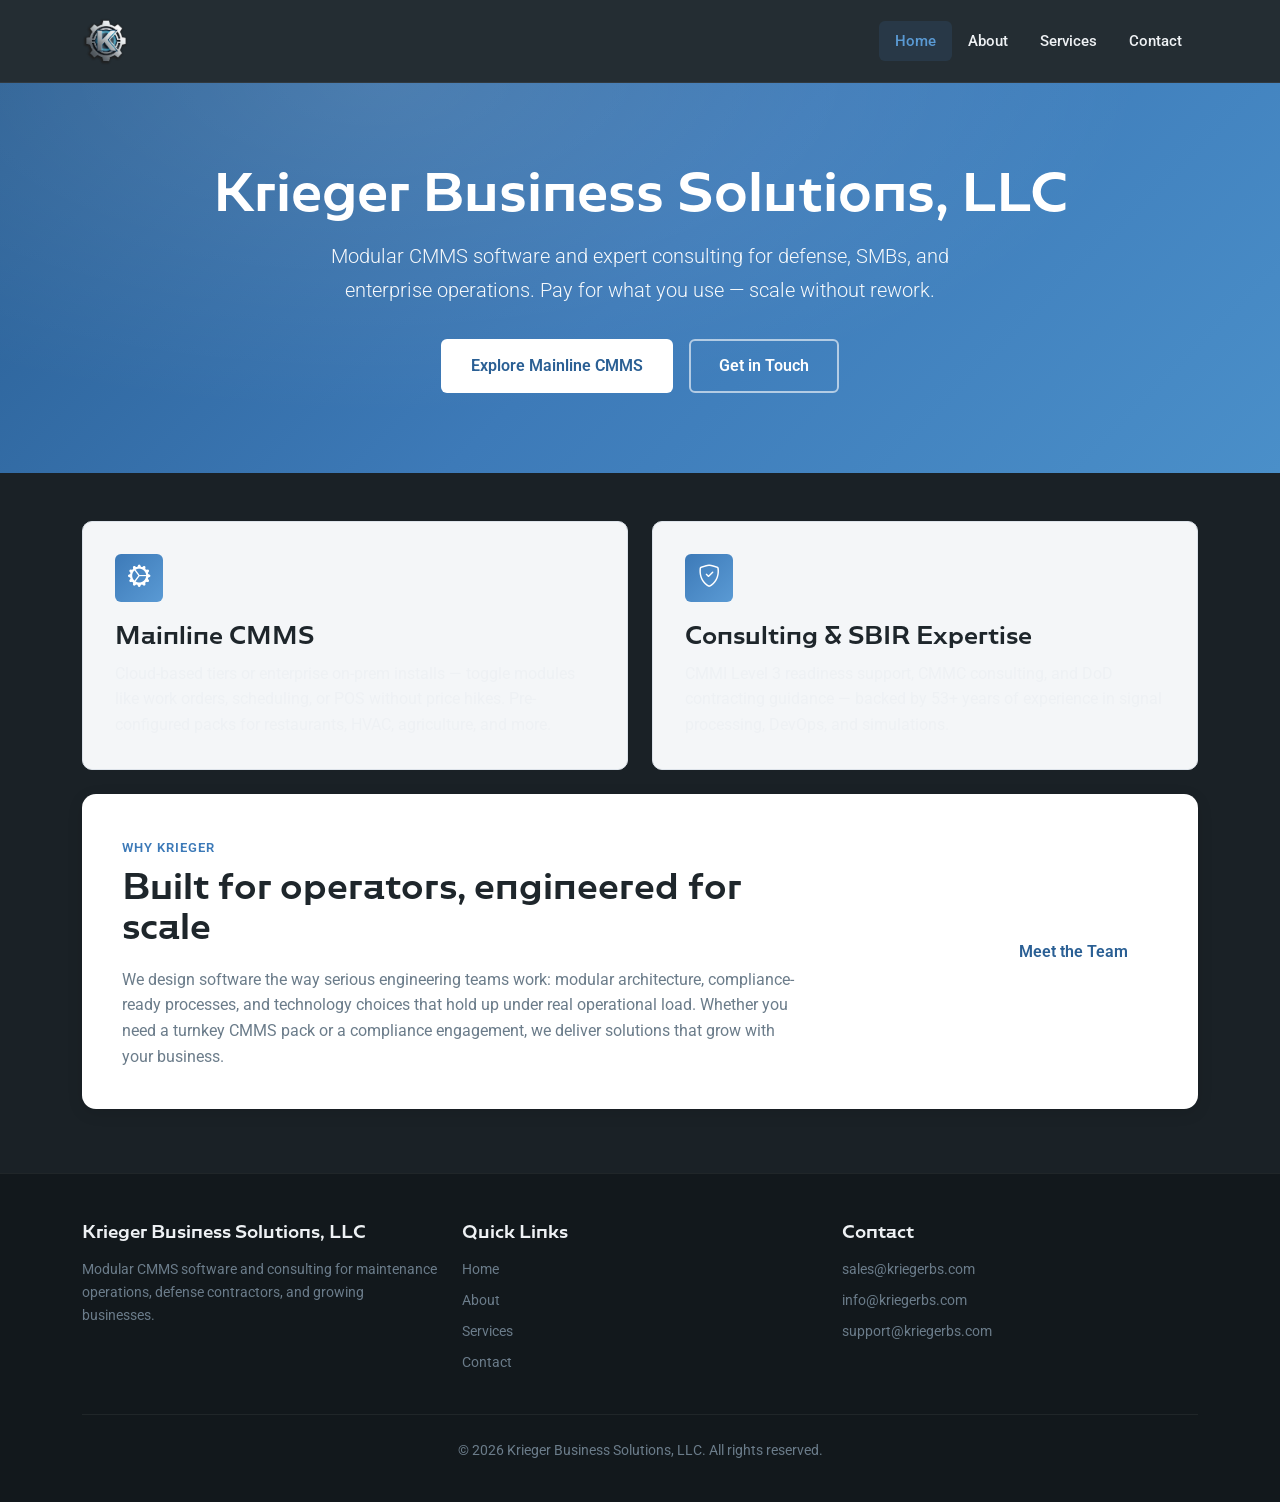
<file: index.html>
<!DOCTYPE html>
<html lang="en">
<head>
    <meta charset="UTF-8">
    <meta name="viewport" content="width=device-width, initial-scale=1.0">
    <meta name="description" content="Krieger Business Solutions, LLC — modular CMMS software and expert consulting for defense contractors, SMBs, and enterprise maintenance operations.">
    <title>Krieger Business Solutions, LLC — Modular CMMS &amp; Consulting</title>
    <link rel="icon" href="images/KLogoOnly.png" type="image/png">
    <link rel="preconnect" href="https://fonts.googleapis.com">
    <link rel="preconnect" href="https://fonts.gstatic.com" crossorigin>
    <link href="https://fonts.googleapis.com/css2?family=Roboto:wght@400;500;700&display=swap" rel="stylesheet">
    <link href="https://cdn.jsdelivr.net/npm/bootstrap@5.3.3/dist/css/bootstrap.min.css" rel="stylesheet" integrity="sha384-QWTKZyjpPEjISv5WaRU9OFeRpok6YctnYmDr5pNlyT2bRjXh0JMhjY6hW+ALEwIH" crossorigin="anonymous">
    <link href="https://cdn.jsdelivr.net/npm/bootstrap-icons@1.11.3/font/bootstrap-icons.min.css" rel="stylesheet">
    <link href="assets/css/main.css" rel="stylesheet">
</head>
<body>
    <a class="skip-link" href="#main-content">Skip to content</a>

    <header class="site-header">
        <nav class="navbar navbar-expand-lg navbar-dark" aria-label="Main navigation">
            <div class="container">
                <a class="navbar-brand" href="index.html">
                    <img src="images/KLogoOnly.png" alt="Krieger Business Solutions, LLC" width="150" height="48">
                </a>
                <button class="navbar-toggler" type="button" data-bs-toggle="collapse" data-bs-target="#navbarNav" aria-controls="navbarNav" aria-expanded="false" aria-label="Toggle navigation">
                    <span class="navbar-toggler-icon"></span>
                </button>
                <div class="collapse navbar-collapse" id="navbarNav">
                    <ul class="navbar-nav ms-auto">
                        <li class="nav-item"><a class="nav-link active" href="index.html" aria-current="page">Home</a></li>
                        <li class="nav-item"><a class="nav-link" href="about.html">About</a></li>
                        <li class="nav-item"><a class="nav-link" href="services.html">Services</a></li>
                        <li class="nav-item"><a class="nav-link" href="contact.html">Contact</a></li>
                    </ul>
                </div>
            </div>
        </nav>
    </header>

    <section class="hero">
        <div class="container">
            <h1>Krieger Business Solutions, LLC</h1>
            <p class="lead">Modular CMMS software and expert consulting for defense, SMBs, and enterprise operations. Pay for what you use — scale without rework.</p>
            <div class="d-flex flex-wrap gap-3 justify-content-center">
                <a href="services.html" class="btn-primary-custom">Explore Mainline CMMS</a>
                <a href="contact.html" class="btn-outline-custom">Get in Touch</a>
            </div>
        </div>
    </section>

    <main id="main-content" class="page-main">
        <div class="container">
            <div class="row g-4">
                <div class="col-md-6">
                    <div class="feature-card">
                        <div class="feature-icon" aria-hidden="true"><i class="bi bi-gear-wide-connected"></i></div>
                        <h3>Mainline CMMS</h3>
                        <p>Cloud-based tiers or enterprise on-prem installs — toggle modules like work orders, scheduling, or POS without price hikes. Pre-configured packs for restaurants, HVAC, agriculture, and more.</p>
                    </div>
                </div>
                <div class="col-md-6">
                    <div class="feature-card">
                        <div class="feature-icon" aria-hidden="true"><i class="bi bi-shield-check"></i></div>
                        <h3>Consulting &amp; SBIR Expertise</h3>
                        <p>CMMI Level 3 readiness support, CMMC consulting, and DoD contracting guidance — backed by 53+ years of experience in signal processing, DevOps, and simulations.</p>
                    </div>
                </div>
            </div>

            <div class="content-section mt-4">
                <div class="row align-items-center">
                    <div class="col-lg-8">
                        <span class="section-label">Why Krieger</span>
                        <h2>Built for operators, engineered for scale</h2>
                        <p>We design software the way serious engineering teams work: modular architecture, compliance-ready processes, and technology choices that hold up under real operational load. Whether you need a turnkey CMMS pack or a compliance engagement, we deliver solutions that grow with your business.</p>
                    </div>
                    <div class="col-lg-4 mt-4 mt-lg-0 text-lg-end">
                        <a href="about.html" class="btn-primary-custom">Meet the Team</a>
                    </div>
                </div>
            </div>
        </div>
    </main>

    <footer class="site-footer">
        <div class="container">
            <div class="row g-4">
                <div class="col-md-4">
                    <h3>Krieger Business Solutions, LLC</h3>
                    <p>Modular CMMS software and consulting for maintenance operations, defense contractors, and growing businesses.</p>
                </div>
                <div class="col-md-4">
                    <h3>Quick Links</h3>
                    <ul>
                        <li><a href="index.html">Home</a></li>
                        <li><a href="about.html">About</a></li>
                        <li><a href="services.html">Services</a></li>
                        <li><a href="contact.html">Contact</a></li>
                    </ul>
                </div>
                <div class="col-md-4">
                    <h3>Contact</h3>
                    <ul>
                        <li><a href="mailto:sales@kriegerbs.com">sales@kriegerbs.com</a></li>
                        <li><a href="mailto:info@kriegerbs.com">info@kriegerbs.com</a></li>
                        <li><a href="mailto:support@kriegerbs.com">support@kriegerbs.com</a></li>
                    </ul>
                </div>
            </div>
            <div class="footer-bottom">
                <p>&copy; 2026 Krieger Business Solutions, LLC. All rights reserved.</p>
            </div>
        </div>
    </footer>

    <script src="https://cdn.jsdelivr.net/npm/bootstrap@5.3.3/dist/js/bootstrap.bundle.min.js" integrity="sha384-YvpcrYf0tY3lHB60NNkmXc5s9fDVZLESaAA55NDzOxhy9GkcIdslK1eN7N6jIeHz" crossorigin="anonymous"></script>
    <script src="assets/js/main.js"></script>
</body>
</html>
</file>
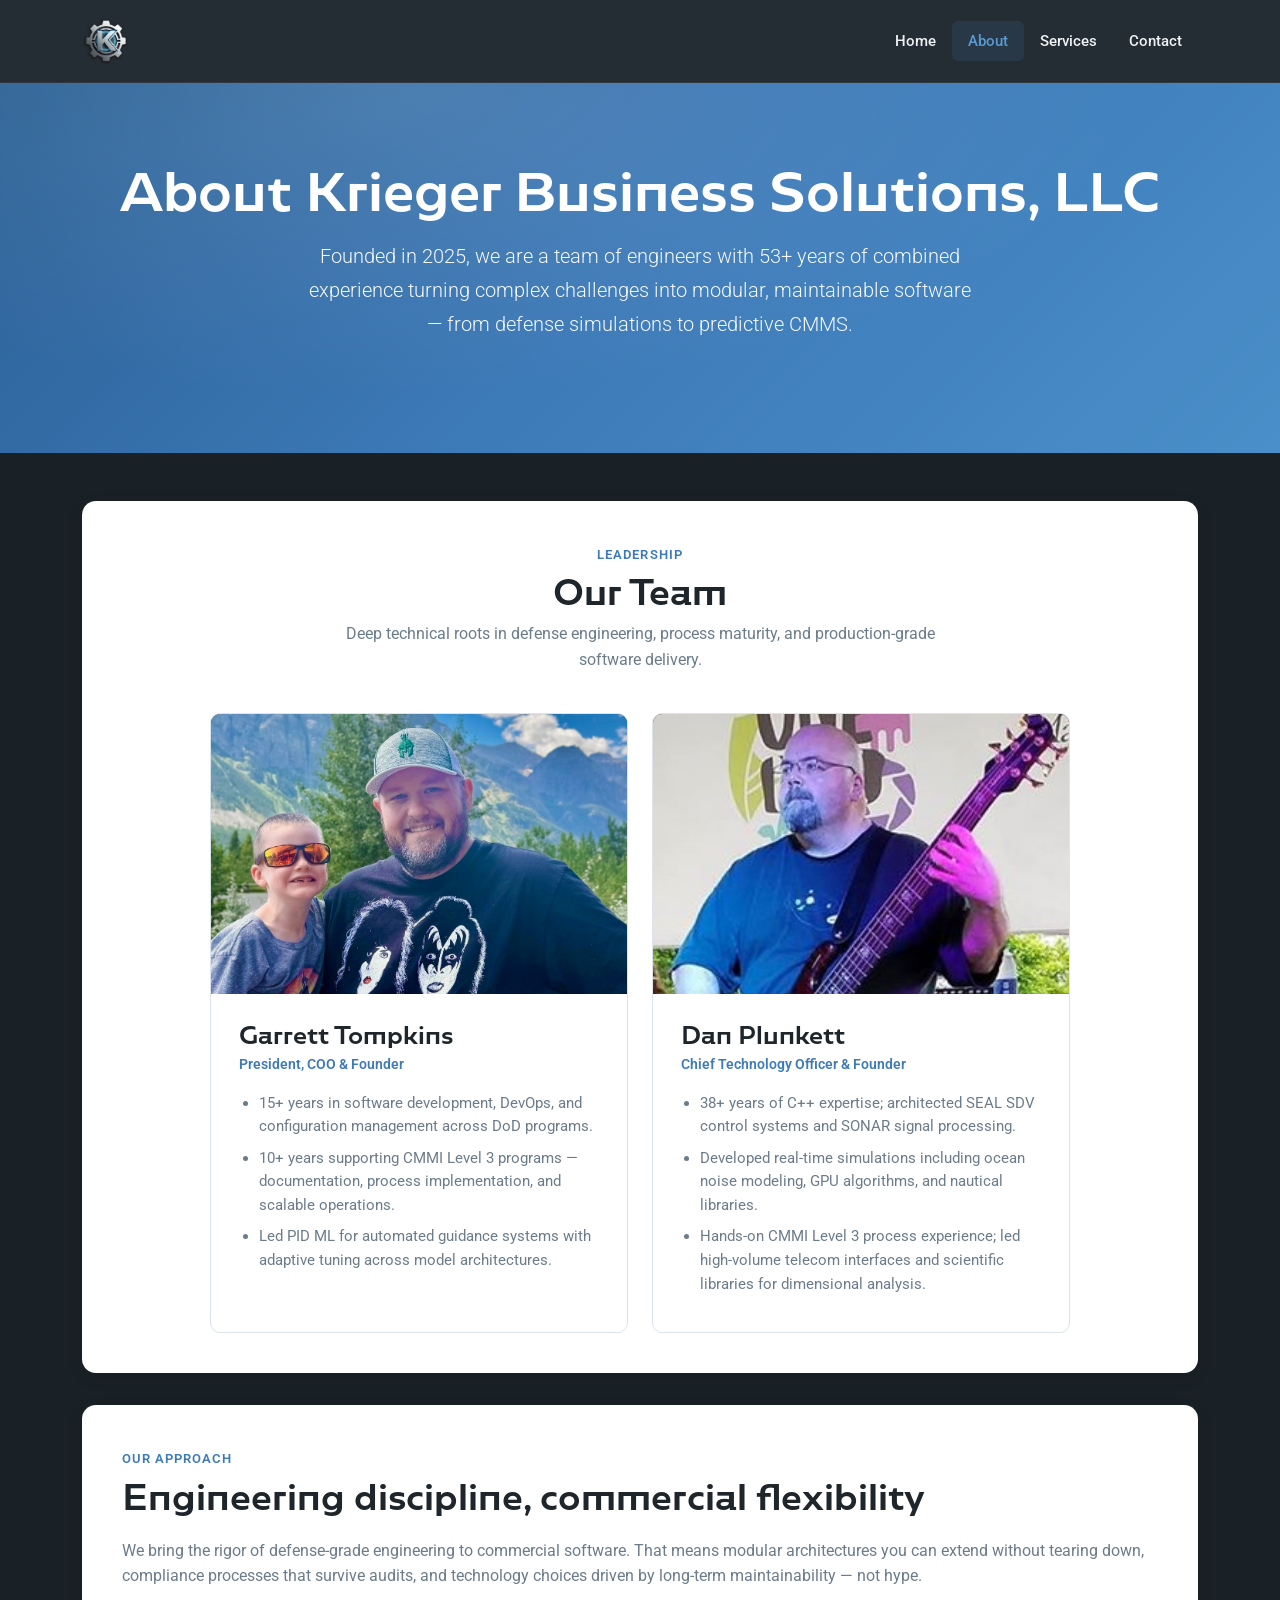
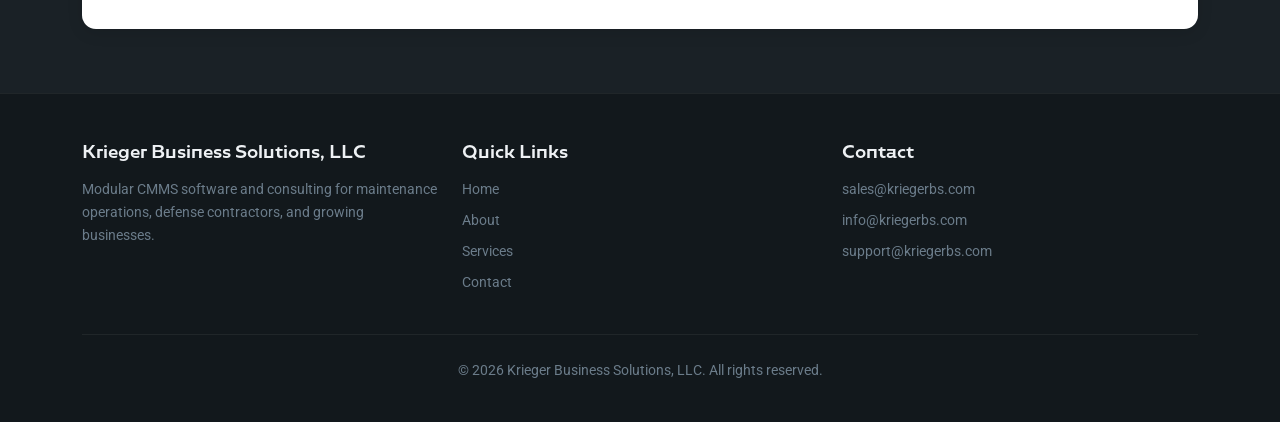
<file: about.html>
<!DOCTYPE html>
<html lang="en">
<head>
    <meta charset="UTF-8">
    <meta name="viewport" content="width=device-width, initial-scale=1.0">
    <meta name="description" content="Meet the Krieger Business Solutions, LLC team — engineers with 53+ years of combined experience in defense systems, CMMS, and enterprise software.">
    <title>About — Krieger Business Solutions, LLC</title>
    <link rel="icon" href="images/KLogoOnly.png" type="image/png">
    <link rel="preconnect" href="https://fonts.googleapis.com">
    <link rel="preconnect" href="https://fonts.gstatic.com" crossorigin>
    <link href="https://fonts.googleapis.com/css2?family=Roboto:wght@400;500;700&display=swap" rel="stylesheet">
    <link href="https://cdn.jsdelivr.net/npm/bootstrap@5.3.3/dist/css/bootstrap.min.css" rel="stylesheet" integrity="sha384-QWTKZyjpPEjISv5WaRU9OFeRpok6YctnYmDr5pNlyT2bRjXh0JMhjY6hW+ALEwIH" crossorigin="anonymous">
    <link href="https://cdn.jsdelivr.net/npm/bootstrap-icons@1.11.3/font/bootstrap-icons.min.css" rel="stylesheet">
    <link href="assets/css/main.css" rel="stylesheet">
</head>
<body>
    <a class="skip-link" href="#main-content">Skip to content</a>

    <header class="site-header">
        <nav class="navbar navbar-expand-lg navbar-dark" aria-label="Main navigation">
            <div class="container">
                <a class="navbar-brand" href="index.html">
                    <img src="images/KLogoOnly.png" alt="Krieger Business Solutions, LLC" width="150" height="48">
                </a>
                <button class="navbar-toggler" type="button" data-bs-toggle="collapse" data-bs-target="#navbarNav" aria-controls="navbarNav" aria-expanded="false" aria-label="Toggle navigation">
                    <span class="navbar-toggler-icon"></span>
                </button>
                <div class="collapse navbar-collapse" id="navbarNav">
                    <ul class="navbar-nav ms-auto">
                        <li class="nav-item"><a class="nav-link" href="index.html">Home</a></li>
                        <li class="nav-item"><a class="nav-link active" href="about.html" aria-current="page">About</a></li>
                        <li class="nav-item"><a class="nav-link" href="services.html">Services</a></li>
                        <li class="nav-item"><a class="nav-link" href="contact.html">Contact</a></li>
                    </ul>
                </div>
            </div>
        </nav>
    </header>

    <section class="hero">
        <div class="container">
            <h1>About Krieger Business Solutions, LLC</h1>
            <p class="lead">Founded in 2025, we are a team of engineers with 53+ years of combined experience turning complex challenges into modular, maintainable software — from defense simulations to predictive CMMS.</p>
        </div>
    </section>

    <main id="main-content" class="page-main">
        <div class="container">
            <div class="content-section">
                <div class="divider-heading">
                    <span class="section-label">Leadership</span>
                    <h2>Our Team</h2>
                    <p>Deep technical roots in defense engineering, process maturity, and production-grade software delivery.</p>
                </div>
                <div class="row g-4 justify-content-center">
                    <div class="col-md-6 col-lg-5">
                        <article class="team-card">
                            <div class="team-avatar">
                                <span class="team-initials" aria-hidden="true">GT</span>
                                <!-- Headshot: add images/garrett.png (recommended ~400×400, square crop) -->
                                <img src="images/garrett.png" alt="Garrett Tompkins" class="team-photo" width="400" height="400">
                            </div>
                            <div class="card-body">
                                <h3 class="card-title">Garrett Tompkins</h3>
                                <p class="card-subtitle">President, COO &amp; Founder</p>
                                <ul>
                                    <li>15+ years in software development, DevOps, and configuration management across DoD programs.</li>
                                    <li>10+ years supporting CMMI Level 3 programs — documentation, process implementation, and scalable operations.</li>
                                    <li>Led PID ML for automated guidance systems with adaptive tuning across model architectures.</li>
                                </ul>
                            </div>
                        </article>
                    </div>
                    <div class="col-md-6 col-lg-5">
                        <article class="team-card">
                            <div class="team-avatar">
                                <span class="team-initials" aria-hidden="true">DP</span>
                                <!-- Headshot: add images/dan.png (recommended ~400×400, square crop) -->
                                <img src="images/dan.png" alt="Dan Plunkett" class="team-photo" width="400" height="400">
                            </div>
                            <div class="card-body">
                                <h3 class="card-title">Dan Plunkett</h3>
                                <p class="card-subtitle">Chief Technology Officer &amp; Founder</p>
                                <ul>
                                    <li>38+ years of C++ expertise; architected SEAL SDV control systems and SONAR signal processing.</li>
                                    <li>Developed real-time simulations including ocean noise modeling, GPU algorithms, and nautical libraries.</li>
                                    <li>Hands-on CMMI Level 3 process experience; led high-volume telecom interfaces and scientific libraries for dimensional analysis.</li>
                                </ul>
                            </div>
                        </article>
                    </div>
                </div>
            </div>

            <div class="content-section">
                <span class="section-label">Our Approach</span>
                <h2>Engineering discipline, commercial flexibility</h2>
                <p>We bring the rigor of defense-grade engineering to commercial software. That means modular architectures you can extend without tearing down, compliance processes that survive audits, and technology choices driven by long-term maintainability — not hype.</p>
            </div>
        </div>
    </main>

    <footer class="site-footer">
        <div class="container">
            <div class="row g-4">
                <div class="col-md-4">
                    <h3>Krieger Business Solutions, LLC</h3>
                    <p>Modular CMMS software and consulting for maintenance operations, defense contractors, and growing businesses.</p>
                </div>
                <div class="col-md-4">
                    <h3>Quick Links</h3>
                    <ul>
                        <li><a href="index.html">Home</a></li>
                        <li><a href="about.html">About</a></li>
                        <li><a href="services.html">Services</a></li>
                        <li><a href="contact.html">Contact</a></li>
                    </ul>
                </div>
                <div class="col-md-4">
                    <h3>Contact</h3>
                    <ul>
                        <li><a href="mailto:sales@kriegerbs.com">sales@kriegerbs.com</a></li>
                        <li><a href="mailto:info@kriegerbs.com">info@kriegerbs.com</a></li>
                        <li><a href="mailto:support@kriegerbs.com">support@kriegerbs.com</a></li>
                    </ul>
                </div>
            </div>
            <div class="footer-bottom">
                <p>&copy; 2026 Krieger Business Solutions, LLC. All rights reserved.</p>
            </div>
        </div>
    </footer>

    <script src="https://cdn.jsdelivr.net/npm/bootstrap@5.3.3/dist/js/bootstrap.bundle.min.js" integrity="sha384-YvpcrYf0tY3lHB60NNkmXc5s9fDVZLESaAA55NDzOxhy9GkcIdslK1eN7N6jIeHz" crossorigin="anonymous"></script>
    <script src="assets/js/main.js"></script>
</body>
</html>
</file>
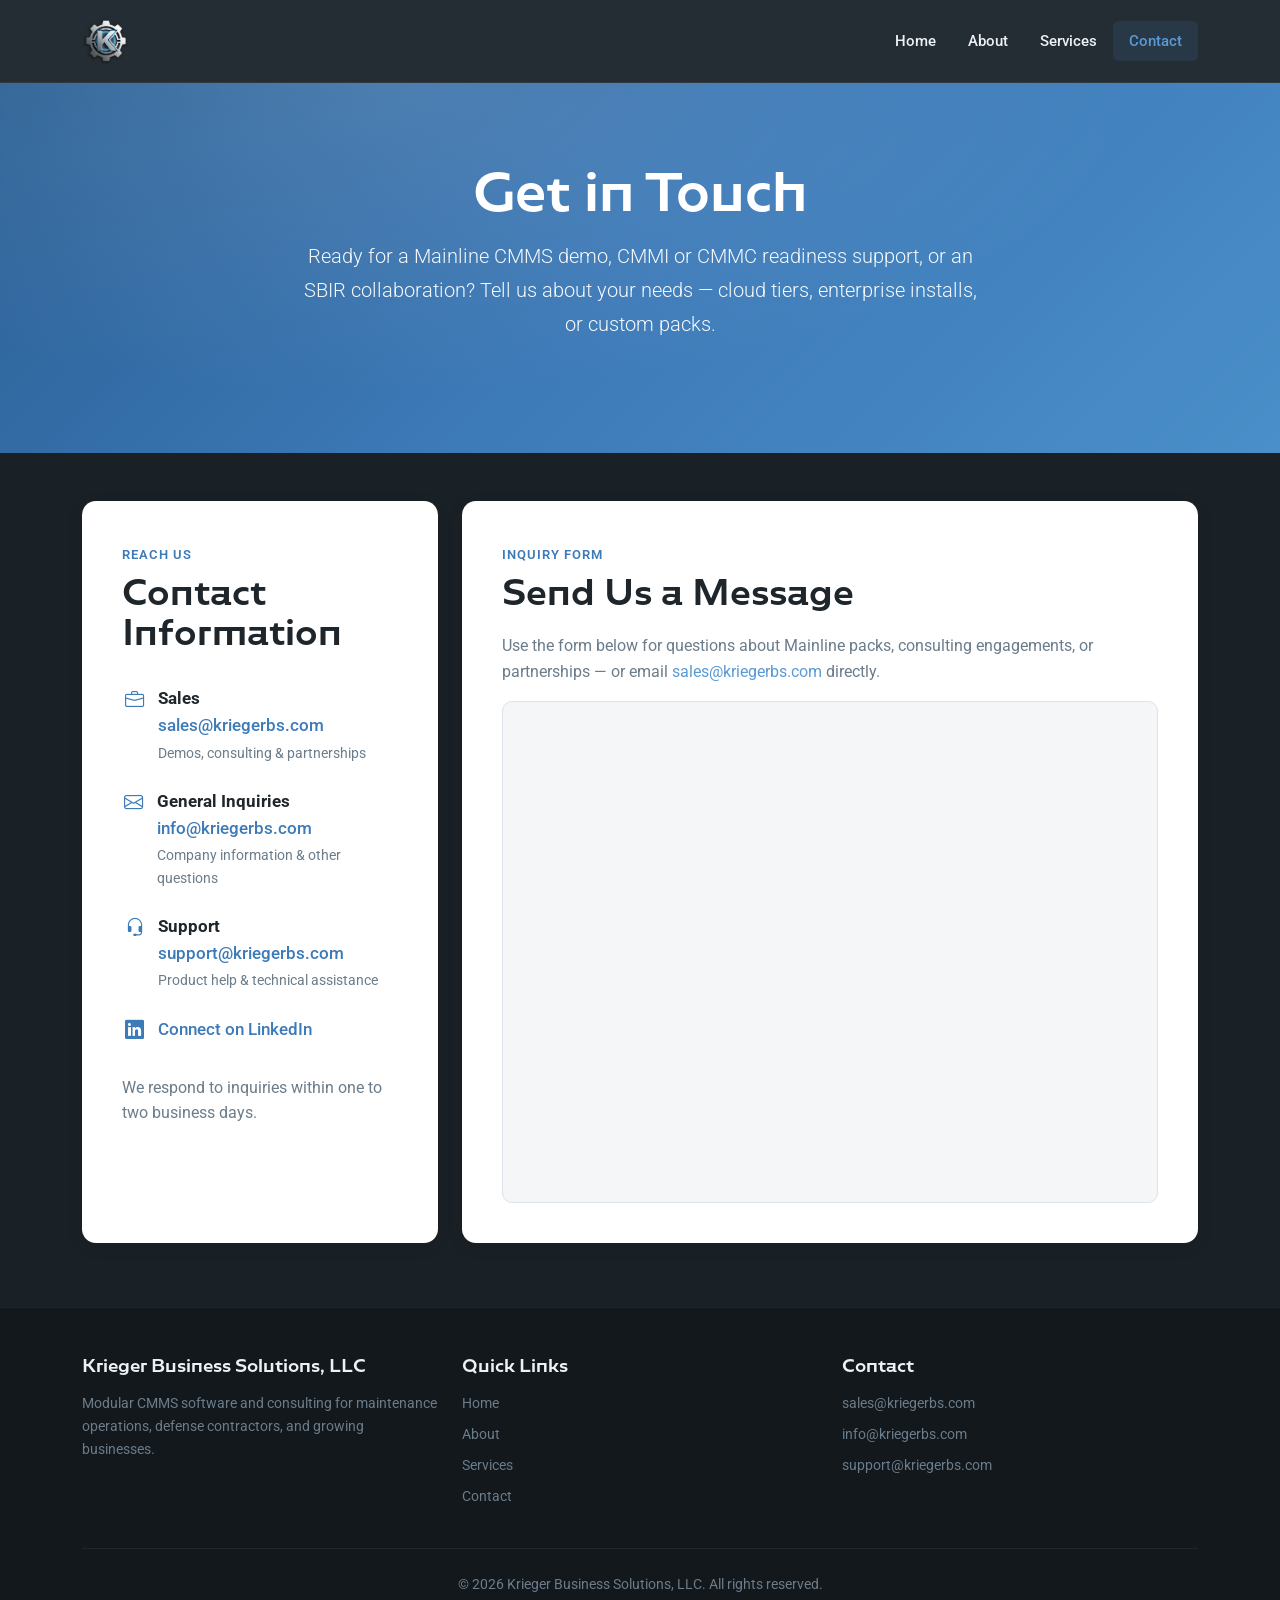
<file: contact.html>
<!DOCTYPE html>
<html lang="en">
<head>
    <meta charset="UTF-8">
    <meta name="viewport" content="width=device-width, initial-scale=1.0">
    <meta name="description" content="Contact Krieger Business Solutions, LLC for Mainline CMMS demos, CMMI and CMMC readiness consulting, SBIR collaborations, and general inquiries.">
    <title>Contact — Krieger Business Solutions, LLC</title>
    <link rel="icon" href="images/KLogoOnly.png" type="image/png">
    <link rel="preconnect" href="https://fonts.googleapis.com">
    <link rel="preconnect" href="https://fonts.gstatic.com" crossorigin>
    <link href="https://fonts.googleapis.com/css2?family=Roboto:wght@400;500;700&display=swap" rel="stylesheet">
    <link href="https://cdn.jsdelivr.net/npm/bootstrap@5.3.3/dist/css/bootstrap.min.css" rel="stylesheet" integrity="sha384-QWTKZyjpPEjISv5WaRU9OFeRpok6YctnYmDr5pNlyT2bRjXh0JMhjY6hW+ALEwIH" crossorigin="anonymous">
    <link href="https://cdn.jsdelivr.net/npm/bootstrap-icons@1.11.3/font/bootstrap-icons.min.css" rel="stylesheet">
    <link href="assets/css/main.css" rel="stylesheet">
</head>
<body>
    <a class="skip-link" href="#main-content">Skip to content</a>

    <header class="site-header">
        <nav class="navbar navbar-expand-lg navbar-dark" aria-label="Main navigation">
            <div class="container">
                <a class="navbar-brand" href="index.html">
                    <img src="images/KLogoOnly.png" alt="Krieger Business Solutions, LLC" width="150" height="48">
                </a>
                <button class="navbar-toggler" type="button" data-bs-toggle="collapse" data-bs-target="#navbarNav" aria-controls="navbarNav" aria-expanded="false" aria-label="Toggle navigation">
                    <span class="navbar-toggler-icon"></span>
                </button>
                <div class="collapse navbar-collapse" id="navbarNav">
                    <ul class="navbar-nav ms-auto">
                        <li class="nav-item"><a class="nav-link" href="index.html">Home</a></li>
                        <li class="nav-item"><a class="nav-link" href="about.html">About</a></li>
                        <li class="nav-item"><a class="nav-link" href="services.html">Services</a></li>
                        <li class="nav-item"><a class="nav-link active" href="contact.html" aria-current="page">Contact</a></li>
                    </ul>
                </div>
            </div>
        </nav>
    </header>

    <section class="hero">
        <div class="container">
            <h1>Get in Touch</h1>
            <p class="lead">Ready for a Mainline CMMS demo, CMMI or CMMC readiness support, or an SBIR collaboration? Tell us about your needs — cloud tiers, enterprise installs, or custom packs.</p>
        </div>
    </section>

    <main id="main-content" class="page-main">
        <div class="container">
            <div class="row g-4">
                <div class="col-lg-4">
                    <div class="content-section h-100">
                        <span class="section-label">Reach Us</span>
                        <h2>Contact Information</h2>
                        <ul class="contact-info-list">
                            <li>
                                <i class="bi bi-briefcase" aria-hidden="true"></i>
                                <div>
                                    <strong>Sales</strong><br>
                                    <a href="mailto:sales@kriegerbs.com">sales@kriegerbs.com</a>
                                    <span class="contact-detail">Demos, consulting &amp; partnerships</span>
                                </div>
                            </li>
                            <li>
                                <i class="bi bi-envelope" aria-hidden="true"></i>
                                <div>
                                    <strong>General Inquiries</strong><br>
                                    <a href="mailto:info@kriegerbs.com">info@kriegerbs.com</a>
                                    <span class="contact-detail">Company information &amp; other questions</span>
                                </div>
                            </li>
                            <li>
                                <i class="bi bi-headset" aria-hidden="true"></i>
                                <div>
                                    <strong>Support</strong><br>
                                    <a href="mailto:support@kriegerbs.com">support@kriegerbs.com</a>
                                    <span class="contact-detail">Product help &amp; technical assistance</span>
                                </div>
                            </li>
                            <li>
                                <i class="bi bi-linkedin" aria-hidden="true"></i>
                                <div>
                                    <a href="https://www.linkedin.com/in/rob-j-adams-893a0b35" target="_blank" rel="noopener noreferrer">Connect on LinkedIn</a>
                                </div>
                            </li>
                        </ul>
                        <p class="text-muted-custom mt-3 mb-0">We respond to inquiries within one to two business days.</p>
                    </div>
                </div>
                <div class="col-lg-8">
                    <div class="content-section">
                        <span class="section-label">Inquiry Form</span>
                        <h2>Send Us a Message</h2>
                        <p>Use the form below for questions about Mainline packs, consulting engagements, or partnerships — or email <a href="mailto:sales@kriegerbs.com">sales@kriegerbs.com</a> directly.</p>
                        <div class="form-embed">
                            <iframe
                                src="https://docs.google.com/forms/d/e/1FAIpQLSfZxHXV0GpQJVt4ynK39a5H0GO-58yKtUy68IY0yaP-JcpQFw/viewform?embedded=true"
                                title="Contact inquiry form"
                                loading="lazy">
                                Loading form…
                            </iframe>
                        </div>
                    </div>
                </div>
            </div>
        </div>
    </main>

    <footer class="site-footer">
        <div class="container">
            <div class="row g-4">
                <div class="col-md-4">
                    <h3>Krieger Business Solutions, LLC</h3>
                    <p>Modular CMMS software and consulting for maintenance operations, defense contractors, and growing businesses.</p>
                </div>
                <div class="col-md-4">
                    <h3>Quick Links</h3>
                    <ul>
                        <li><a href="index.html">Home</a></li>
                        <li><a href="about.html">About</a></li>
                        <li><a href="services.html">Services</a></li>
                        <li><a href="contact.html">Contact</a></li>
                    </ul>
                </div>
                <div class="col-md-4">
                    <h3>Contact</h3>
                    <ul>
                        <li><a href="mailto:sales@kriegerbs.com">sales@kriegerbs.com</a></li>
                        <li><a href="mailto:info@kriegerbs.com">info@kriegerbs.com</a></li>
                        <li><a href="mailto:support@kriegerbs.com">support@kriegerbs.com</a></li>
                    </ul>
                </div>
            </div>
            <div class="footer-bottom">
                <p>&copy; 2026 Krieger Business Solutions, LLC. All rights reserved.</p>
            </div>
        </div>
    </footer>

    <script src="https://cdn.jsdelivr.net/npm/bootstrap@5.3.3/dist/js/bootstrap.bundle.min.js" integrity="sha384-YvpcrYf0tY3lHB60NNkmXc5s9fDVZLESaAA55NDzOxhy9GkcIdslK1eN7N6jIeHz" crossorigin="anonymous"></script>
    <script src="assets/js/main.js"></script>
</body>
</html>
</file>
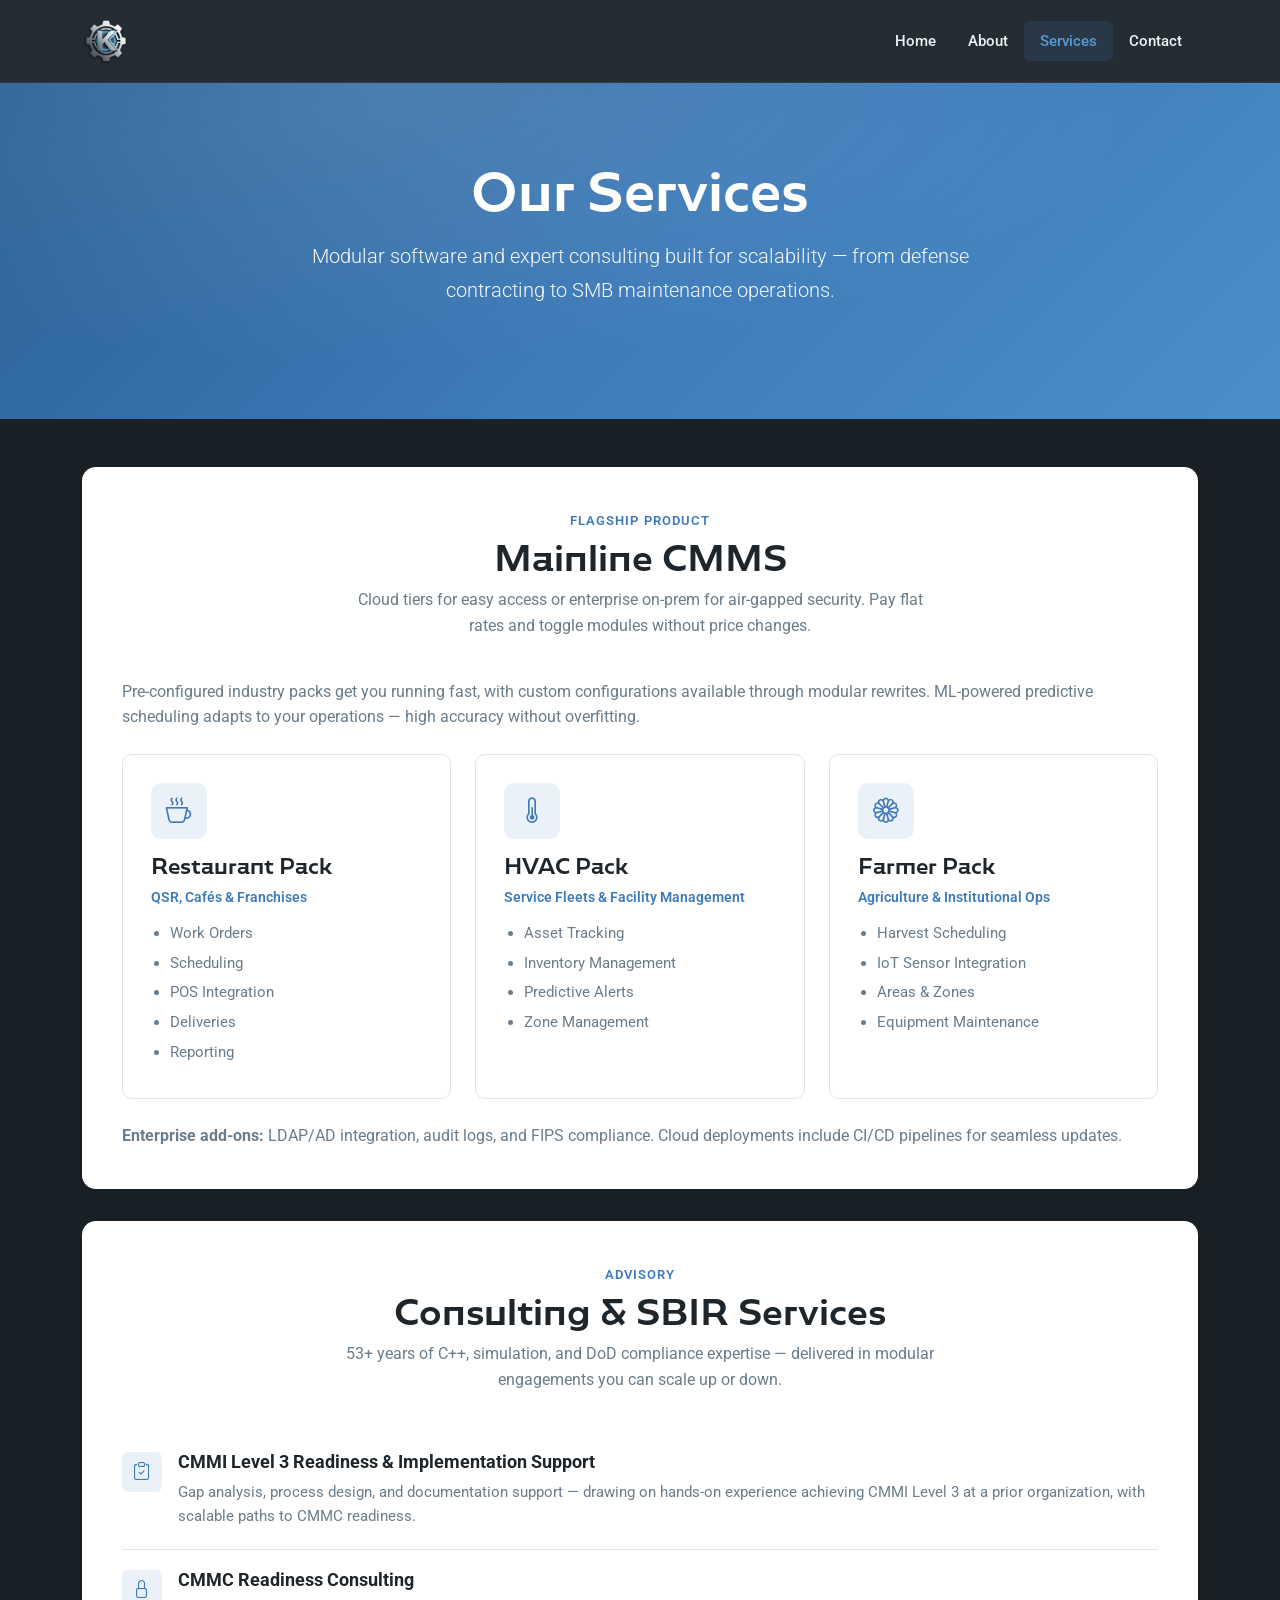
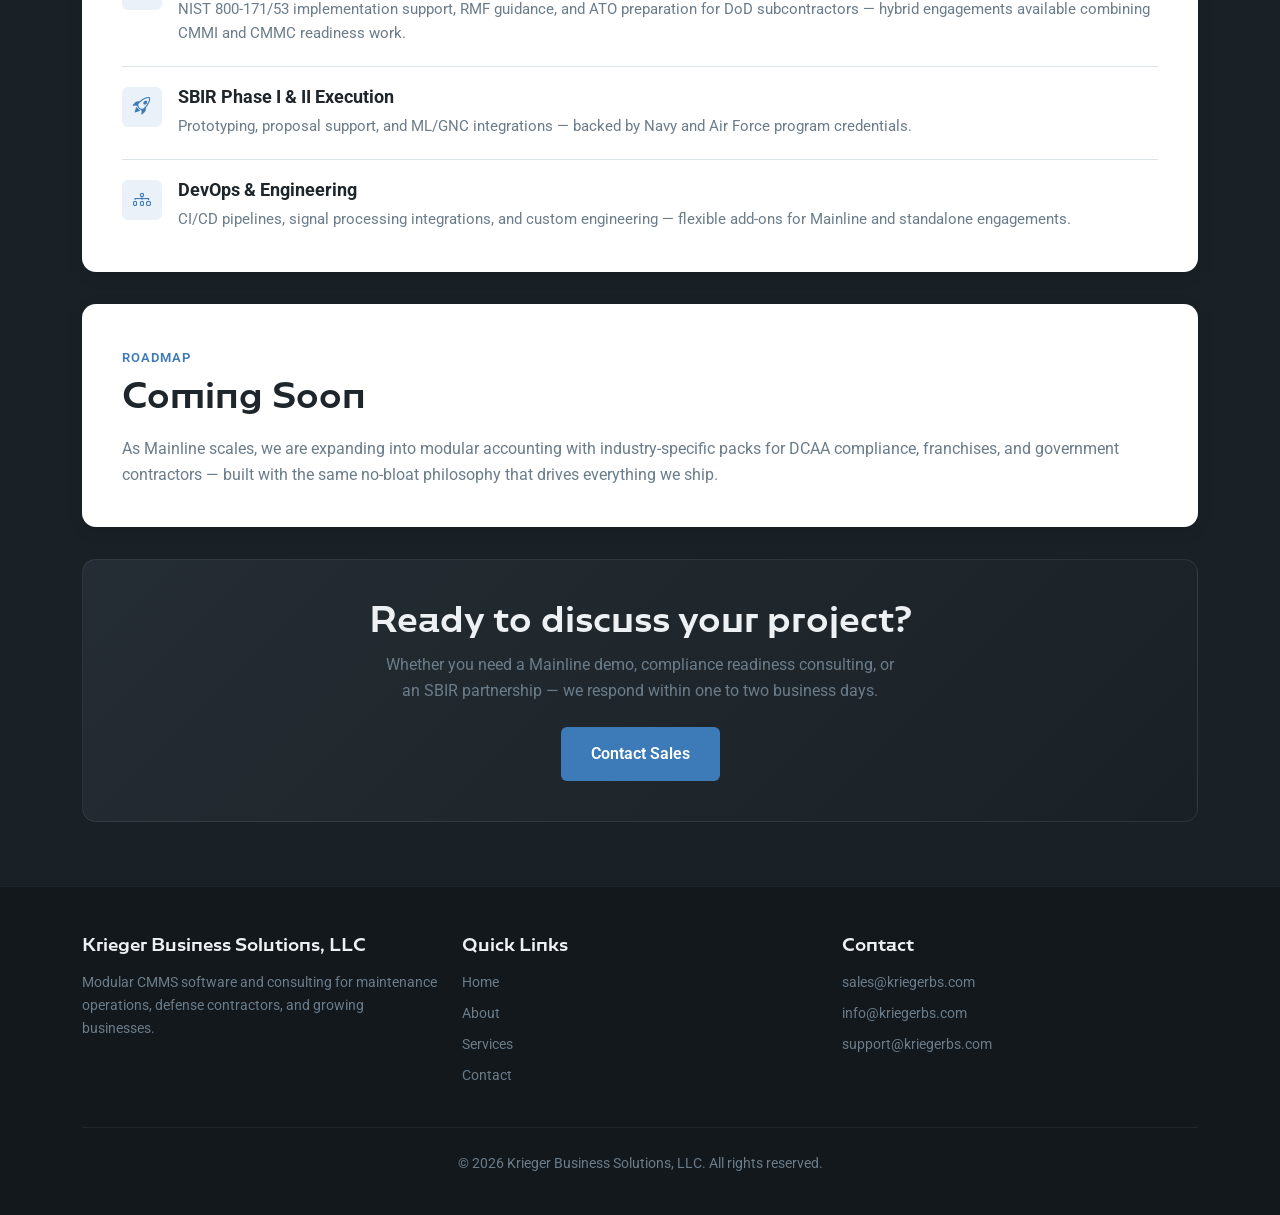
<file: services.html>
<!DOCTYPE html>
<html lang="en">
<head>
    <meta charset="UTF-8">
    <meta name="viewport" content="width=device-width, initial-scale=1.0">
    <meta name="description" content="Mainline CMMS modular maintenance packs and consulting services — CMMI and CMMC readiness support, SBIR execution, and DevOps engineering.">
    <title>Services — Krieger Business Solutions, LLC</title>
    <link rel="icon" href="images/KLogoOnly.png" type="image/png">
    <link rel="preconnect" href="https://fonts.googleapis.com">
    <link rel="preconnect" href="https://fonts.gstatic.com" crossorigin>
    <link href="https://fonts.googleapis.com/css2?family=Roboto:wght@400;500;700&display=swap" rel="stylesheet">
    <link href="https://cdn.jsdelivr.net/npm/bootstrap@5.3.3/dist/css/bootstrap.min.css" rel="stylesheet" integrity="sha384-QWTKZyjpPEjISv5WaRU9OFeRpok6YctnYmDr5pNlyT2bRjXh0JMhjY6hW+ALEwIH" crossorigin="anonymous">
    <link href="https://cdn.jsdelivr.net/npm/bootstrap-icons@1.11.3/font/bootstrap-icons.min.css" rel="stylesheet">
    <link href="assets/css/main.css" rel="stylesheet">
</head>
<body>
    <a class="skip-link" href="#main-content">Skip to content</a>

    <header class="site-header">
        <nav class="navbar navbar-expand-lg navbar-dark" aria-label="Main navigation">
            <div class="container">
                <a class="navbar-brand" href="index.html">
                    <img src="images/KLogoOnly.png" alt="Krieger Business Solutions, LLC" width="150" height="48">
                </a>
                <button class="navbar-toggler" type="button" data-bs-toggle="collapse" data-bs-target="#navbarNav" aria-controls="navbarNav" aria-expanded="false" aria-label="Toggle navigation">
                    <span class="navbar-toggler-icon"></span>
                </button>
                <div class="collapse navbar-collapse" id="navbarNav">
                    <ul class="navbar-nav ms-auto">
                        <li class="nav-item"><a class="nav-link" href="index.html">Home</a></li>
                        <li class="nav-item"><a class="nav-link" href="about.html">About</a></li>
                        <li class="nav-item"><a class="nav-link active" href="services.html" aria-current="page">Services</a></li>
                        <li class="nav-item"><a class="nav-link" href="contact.html">Contact</a></li>
                    </ul>
                </div>
            </div>
        </nav>
    </header>

    <section class="hero">
        <div class="container">
            <h1>Our Services</h1>
            <p class="lead">Modular software and expert consulting built for scalability — from defense contracting to SMB maintenance operations.</p>
        </div>
    </section>

    <main id="main-content" class="page-main">
        <div class="container">
            <div class="content-section">
                <div class="divider-heading">
                    <span class="section-label">Flagship Product</span>
                    <h2>Mainline CMMS</h2>
                    <p>Cloud tiers for easy access or enterprise on-prem for air-gapped security. Pay flat rates and toggle modules without price changes.</p>
                </div>
                <p class="mb-4">Pre-configured industry packs get you running fast, with custom configurations available through modular rewrites. ML-powered predictive scheduling adapts to your operations — high accuracy without overfitting.</p>

                <div class="row g-4">
                    <div class="col-md-4">
                        <article class="pack-card">
                            <div class="pack-icon" aria-hidden="true"><i class="bi bi-cup-hot"></i></div>
                            <h3>Restaurant Pack</h3>
                            <p class="pack-industry">QSR, Cafés &amp; Franchises</p>
                            <ul>
                                <li>Work Orders</li>
                                <li>Scheduling</li>
                                <li>POS Integration</li>
                                <li>Deliveries</li>
                                <li>Reporting</li>
                            </ul>
                        </article>
                    </div>
                    <div class="col-md-4">
                        <article class="pack-card">
                            <div class="pack-icon" aria-hidden="true"><i class="bi bi-thermometer-half"></i></div>
                            <h3>HVAC Pack</h3>
                            <p class="pack-industry">Service Fleets &amp; Facility Management</p>
                            <ul>
                                <li>Asset Tracking</li>
                                <li>Inventory Management</li>
                                <li>Predictive Alerts</li>
                                <li>Zone Management</li>
                            </ul>
                        </article>
                    </div>
                    <div class="col-md-4">
                        <article class="pack-card">
                            <div class="pack-icon" aria-hidden="true"><i class="bi bi-flower1"></i></div>
                            <h3>Farmer Pack</h3>
                            <p class="pack-industry">Agriculture &amp; Institutional Ops</p>
                            <ul>
                                <li>Harvest Scheduling</li>
                                <li>IoT Sensor Integration</li>
                                <li>Areas &amp; Zones</li>
                                <li>Equipment Maintenance</li>
                            </ul>
                        </article>
                    </div>
                </div>

                <p class="mt-4 mb-0 text-muted-custom"><strong>Enterprise add-ons:</strong> LDAP/AD integration, audit logs, and FIPS compliance. Cloud deployments include CI/CD pipelines for seamless updates.</p>
            </div>

            <div class="content-section">
                <div class="divider-heading">
                    <span class="section-label">Advisory</span>
                    <h2>Consulting &amp; SBIR Services</h2>
                    <p>53+ years of C++, simulation, and DoD compliance expertise — delivered in modular engagements you can scale up or down.</p>
                </div>

                <ul class="service-list">
                    <li>
                        <span class="service-icon" aria-hidden="true"><i class="bi bi-clipboard-check"></i></span>
                        <div>
                            <h3>CMMI Level 3 Readiness &amp; Implementation Support</h3>
                            <p>Gap analysis, process design, and documentation support — drawing on hands-on experience achieving CMMI Level 3 at a prior organization, with scalable paths to CMMC readiness.</p>
                        </div>
                    </li>
                    <li>
                        <span class="service-icon" aria-hidden="true"><i class="bi bi-lock"></i></span>
                        <div>
                            <h3>CMMC Readiness Consulting</h3>
                            <p>NIST 800-171/53 implementation support, RMF guidance, and ATO preparation for DoD subcontractors — hybrid engagements available combining CMMI and CMMC readiness work.</p>
                        </div>
                    </li>
                    <li>
                        <span class="service-icon" aria-hidden="true"><i class="bi bi-rocket-takeoff"></i></span>
                        <div>
                            <h3>SBIR Phase I &amp; II Execution</h3>
                            <p>Prototyping, proposal support, and ML/GNC integrations — backed by Navy and Air Force program credentials.</p>
                        </div>
                    </li>
                    <li>
                        <span class="service-icon" aria-hidden="true"><i class="bi bi-diagram-3"></i></span>
                        <div>
                            <h3>DevOps &amp; Engineering</h3>
                            <p>CI/CD pipelines, signal processing integrations, and custom engineering — flexible add-ons for Mainline and standalone engagements.</p>
                        </div>
                    </li>
                </ul>
            </div>

            <div class="content-section">
                <span class="section-label">Roadmap</span>
                <h2>Coming Soon</h2>
                <p>As Mainline scales, we are expanding into modular accounting with industry-specific packs for DCAA compliance, franchises, and government contractors — built with the same no-bloat philosophy that drives everything we ship.</p>
            </div>

            <div class="cta-band">
                <h2>Ready to discuss your project?</h2>
                <p>Whether you need a Mainline demo, compliance readiness consulting, or an SBIR partnership — we respond within one to two business days.</p>
                <a href="mailto:sales@kriegerbs.com" class="btn-primary-custom">Contact Sales</a>
            </div>
        </div>
    </main>

    <footer class="site-footer">
        <div class="container">
            <div class="row g-4">
                <div class="col-md-4">
                    <h3>Krieger Business Solutions, LLC</h3>
                    <p>Modular CMMS software and consulting for maintenance operations, defense contractors, and growing businesses.</p>
                </div>
                <div class="col-md-4">
                    <h3>Quick Links</h3>
                    <ul>
                        <li><a href="index.html">Home</a></li>
                        <li><a href="about.html">About</a></li>
                        <li><a href="services.html">Services</a></li>
                        <li><a href="contact.html">Contact</a></li>
                    </ul>
                </div>
                <div class="col-md-4">
                    <h3>Contact</h3>
                    <ul>
                        <li><a href="mailto:sales@kriegerbs.com">sales@kriegerbs.com</a></li>
                        <li><a href="mailto:info@kriegerbs.com">info@kriegerbs.com</a></li>
                        <li><a href="mailto:support@kriegerbs.com">support@kriegerbs.com</a></li>
                    </ul>
                </div>
            </div>
            <div class="footer-bottom">
                <p>&copy; 2026 Krieger Business Solutions, LLC. All rights reserved.</p>
            </div>
        </div>
    </footer>

    <script src="https://cdn.jsdelivr.net/npm/bootstrap@5.3.3/dist/js/bootstrap.bundle.min.js" integrity="sha384-YvpcrYf0tY3lHB60NNkmXc5s9fDVZLESaAA55NDzOxhy9GkcIdslK1eN7N6jIeHz" crossorigin="anonymous"></script>
    <script src="assets/js/main.js"></script>
</body>
</html>
</file>
<file: assets/css/main.css>
/* Krieger Business Solutions, LLC — shared stylesheet */

@font-face {
    font-family: 'Caprina Medium';
    src: url('../caprina-medium.otf') format('opentype');
    font-weight: normal;
    font-style: normal;
    font-display: swap;
}

:root {
    --color-bg: #1a2126;
    --color-bg-elevated: #242d33;
    --color-surface: #ffffff;
    --color-surface-muted: #f4f6f8;
    --color-accent: #3d7ab8;
    --color-accent-dark: #2a5f94;
    --color-accent-light: #5a9ad4;
    --color-text: #1e262b;
    --color-text-on-dark: #eef1f4;
    --color-text-muted: #6b7c8a;
    --color-border: #dde3ea;
    --color-footer: #12181c;
    --font-heading: 'Caprina Medium', Georgia, serif;
    --font-body: 'Roboto', system-ui, -apple-system, sans-serif;
    --shadow-sm: 0 1px 3px rgba(0, 0, 0, 0.08);
    --shadow-md: 0 4px 16px rgba(0, 0, 0, 0.1);
    --shadow-lg: 0 8px 32px rgba(0, 0, 0, 0.12);
    --radius-sm: 6px;
    --radius-md: 10px;
    --radius-lg: 14px;
    --transition: 0.2s ease;
}

*,
*::before,
*::after {
    box-sizing: border-box;
}

html {
    scroll-behavior: smooth;
}

body {
    font-family: var(--font-body);
    background-color: var(--color-bg);
    color: var(--color-text-on-dark);
    line-height: 1.6;
    margin: 0;
    -webkit-font-smoothing: antialiased;
}

h1, h2, h3, h4, h5, h6 {
    font-family: var(--font-heading);
    line-height: 1.25;
    font-weight: normal;
}

a {
    color: var(--color-accent-light);
    text-decoration: none;
    transition: color var(--transition);
}

a:hover {
    color: #7eb8e8;
}

img {
    max-width: 100%;
    height: auto;
}

/* Skip link */
.skip-link {
    position: absolute;
    top: -100%;
    left: 1rem;
    z-index: 1100;
    padding: 0.5rem 1rem;
    background: var(--color-accent);
    color: white;
    border-radius: var(--radius-sm);
}

.skip-link:focus {
    top: 1rem;
}

/* Navbar */
.site-header {
    position: sticky;
    top: 0;
    z-index: 1000;
    background-color: var(--color-bg-elevated);
    border-bottom: 1px solid rgba(255, 255, 255, 0.06);
    backdrop-filter: blur(8px);
    transition: box-shadow var(--transition);
}

.site-header.is-scrolled {
    box-shadow: 0 2px 12px rgba(0, 0, 0, 0.25);
}

.site-header .navbar {
    padding: 0.75rem 0;
}

.site-header .navbar-brand img {
    height: 48px;
    width: auto;
    transition: opacity var(--transition);
}

.site-header .navbar-brand:hover img {
    opacity: 0.85;
}

.site-header .nav-link {
    color: var(--color-text-on-dark) !important;
    font-weight: 500;
    font-size: 0.95rem;
    padding: 0.5rem 1rem !important;
    border-radius: var(--radius-sm);
    transition: background-color var(--transition), color var(--transition);
}

.site-header .nav-link:hover,
.site-header .nav-link:focus {
    background-color: rgba(255, 255, 255, 0.08);
    color: white !important;
}

.site-header .nav-link.active {
    color: var(--color-accent-light) !important;
    background-color: rgba(61, 122, 184, 0.15);
}

.navbar-toggler {
    border-color: rgba(255, 255, 255, 0.2);
    padding: 0.4rem 0.6rem;
}

.navbar-toggler:focus {
    box-shadow: 0 0 0 2px rgba(61, 122, 184, 0.5);
}

.navbar-toggler-icon {
    filter: invert(1);
}

/* Hero */
.hero {
    background: linear-gradient(135deg, var(--color-accent-dark) 0%, var(--color-accent) 50%, #4a8fc9 100%);
    color: white;
    padding: 5rem 0;
    text-align: center;
    position: relative;
    overflow: hidden;
}

.hero::before {
    content: '';
    position: absolute;
    inset: 0;
    background: radial-gradient(ellipse at 30% 0%, rgba(255, 255, 255, 0.12) 0%, transparent 60%);
    pointer-events: none;
}

.hero .container {
    position: relative;
    z-index: 1;
}

.hero h1 {
    font-size: clamp(2rem, 5vw, 3rem);
    margin-bottom: 1rem;
}

.hero .lead {
    font-size: clamp(1.05rem, 2.5vw, 1.25rem);
    max-width: 680px;
    margin: 0 auto 2rem;
    opacity: 0.95;
    line-height: 1.7;
}

/* Buttons */
.btn-primary-custom {
    display: inline-block;
    padding: 0.75rem 1.75rem;
    background-color: white;
    color: var(--color-accent-dark);
    font-weight: 600;
    font-size: 1rem;
    border-radius: var(--radius-sm);
    border: 2px solid transparent;
    transition: transform var(--transition), box-shadow var(--transition), background-color var(--transition);
}

.btn-primary-custom:hover {
    background-color: var(--color-surface-muted);
    color: var(--color-accent-dark);
    transform: translateY(-1px);
    box-shadow: var(--shadow-md);
}

.btn-outline-custom {
    display: inline-block;
    padding: 0.75rem 1.75rem;
    background-color: transparent;
    color: white;
    font-weight: 600;
    font-size: 1rem;
    border-radius: var(--radius-sm);
    border: 2px solid rgba(255, 255, 255, 0.6);
    transition: background-color var(--transition), border-color var(--transition);
}

.btn-outline-custom:hover {
    background-color: rgba(255, 255, 255, 0.12);
    border-color: white;
    color: white;
}

/* Content sections */
.content-section {
    background-color: var(--color-surface);
    color: var(--color-text);
    padding: 2.5rem;
    border-radius: var(--radius-lg);
    box-shadow: var(--shadow-md);
    margin-bottom: 2rem;
}

.content-section:last-child {
    margin-bottom: 0;
}

.content-section h2 {
    color: var(--color-text);
    margin-bottom: 1.25rem;
}

.content-section p {
    color: var(--color-text-muted);
    margin-bottom: 1rem;
}

.content-section p:last-child {
    margin-bottom: 0;
}

.section-label {
    display: inline-block;
    font-size: 0.8rem;
    font-weight: 600;
    letter-spacing: 0.08em;
    text-transform: uppercase;
    color: var(--color-accent);
    margin-bottom: 0.5rem;
}

.page-main {
    padding: 3rem 0 4rem;
}

/* Feature cards (home) */
.feature-card {
    background: var(--color-surface-muted);
    border: 1px solid var(--color-border);
    border-radius: var(--radius-md);
    padding: 2rem;
    height: 100%;
    transition: box-shadow var(--transition), transform var(--transition);
}

.feature-card:hover {
    box-shadow: var(--shadow-md);
    transform: translateY(-2px);
}

.feature-card .feature-icon {
    display: flex;
    align-items: center;
    justify-content: center;
    width: 48px;
    height: 48px;
    background: linear-gradient(135deg, var(--color-accent), var(--color-accent-light));
    border-radius: var(--radius-sm);
    color: white;
    font-size: 1.4rem;
    margin-bottom: 1.25rem;
}

.feature-card h3 {
    font-size: 1.35rem;
    margin-bottom: 0.75rem;
    color: var(--color-text);
}

.feature-card p {
    margin-bottom: 0;
}

/* Service pack cards */
.pack-card {
    background: var(--color-surface);
    border: 1px solid var(--color-border);
    border-radius: var(--radius-md);
    padding: 1.75rem;
    height: 100%;
    transition: box-shadow var(--transition);
}

.pack-card:hover {
    box-shadow: var(--shadow-md);
}

.pack-card .pack-icon {
    display: flex;
    align-items: center;
    justify-content: center;
    width: 56px;
    height: 56px;
    background-color: rgba(61, 122, 184, 0.1);
    border-radius: var(--radius-md);
    color: var(--color-accent);
    font-size: 1.6rem;
    margin-bottom: 1rem;
}

.pack-card h3 {
    font-size: 1.2rem;
    margin-bottom: 0.5rem;
}

.pack-card .pack-industry {
    font-size: 0.85rem;
    color: var(--color-accent);
    font-weight: 600;
    margin-bottom: 0.75rem;
}

.pack-card ul {
    padding-left: 1.2rem;
    margin-bottom: 0;
    color: var(--color-text-muted);
    font-size: 0.95rem;
}

.pack-card li {
    margin-bottom: 0.35rem;
}

/* Consulting service list */
.service-list {
    list-style: none;
    padding: 0;
    margin: 0;
}

.service-list li {
    display: flex;
    gap: 1rem;
    padding: 1.25rem 0;
    border-bottom: 1px solid var(--color-border);
}

.service-list li:last-child {
    border-bottom: none;
    padding-bottom: 0;
}

.service-list .service-icon {
    flex-shrink: 0;
    display: flex;
    align-items: center;
    justify-content: center;
    width: 40px;
    height: 40px;
    background-color: rgba(61, 122, 184, 0.1);
    border-radius: var(--radius-sm);
    color: var(--color-accent);
    font-size: 1.1rem;
}

.service-list h3 {
    font-size: 1.1rem;
    margin: 0 0 0.35rem;
    font-family: var(--font-body);
    font-weight: 700;
}

.service-list p {
    margin: 0;
    font-size: 0.95rem;
}

/* Team cards */
.team-card {
    background: var(--color-surface);
    border: 1px solid var(--color-border);
    border-radius: var(--radius-md);
    overflow: hidden;
    height: 100%;
    transition: box-shadow var(--transition);
}

.team-card:hover {
    box-shadow: var(--shadow-lg);
}

.team-card .team-avatar {
    position: relative;
    height: 280px;
    overflow: hidden;
    background: linear-gradient(160deg, var(--color-bg-elevated) 0%, var(--color-accent-dark) 100%);
}

.team-card .team-initials {
    position: absolute;
    inset: 0;
    display: flex;
    align-items: center;
    justify-content: center;
    color: white;
    font-family: var(--font-heading);
    font-size: 3rem;
    letter-spacing: 0.05em;
}

.team-card .team-photo {
    position: relative;
    z-index: 1;
    width: 100%;
    height: 100%;
    object-fit: cover;
    object-position: center top;
}

.team-card .team-photo.is-missing {
    display: none;
}

.team-card .card-body {
    padding: 1.75rem;
}

.team-card .card-title {
    font-family: var(--font-heading);
    font-size: 1.35rem;
    margin-bottom: 0.25rem;
}

.team-card .card-subtitle {
    color: var(--color-accent);
    font-weight: 600;
    font-size: 0.9rem;
    margin-bottom: 1rem;
}

.team-card ul {
    padding-left: 1.2rem;
    margin-bottom: 0;
    color: var(--color-text-muted);
    font-size: 0.92rem;
}

.team-card li {
    margin-bottom: 0.5rem;
}

/* Contact */
.contact-info-list {
    list-style: none;
    padding: 0;
    margin: 0;
}

.contact-info-list li {
    display: flex;
    align-items: flex-start;
    gap: 0.75rem;
    padding: 0.75rem 0;
    font-size: 1.05rem;
}

.contact-info-list .contact-detail {
    display: block;
    font-size: 0.88rem;
    color: var(--color-text-muted);
    margin-top: 0.15rem;
}

.contact-info-list i {
    color: var(--color-accent);
    font-size: 1.2rem;
    width: 24px;
    text-align: center;
}

.contact-info-list a {
    color: var(--color-accent);
    font-weight: 500;
}

.contact-info-list a:hover {
    color: var(--color-accent-dark);
}

.form-embed {
    border: 1px solid var(--color-border);
    border-radius: var(--radius-md);
    overflow: hidden;
    background: var(--color-surface-muted);
}

.form-embed iframe {
    display: block;
    width: 100%;
    min-height: 500px;
    border: 0;
}

/* CTA band */
.cta-band {
    background: linear-gradient(135deg, var(--color-bg-elevated), var(--color-bg));
    border: 1px solid rgba(255, 255, 255, 0.08);
    border-radius: var(--radius-lg);
    padding: 2.5rem;
    text-align: center;
    margin-top: 1rem;
}

.cta-band h2 {
    margin-bottom: 0.75rem;
}

.cta-band p {
    color: var(--color-text-muted);
    max-width: 520px;
    margin: 0 auto 1.5rem;
}

.cta-band .btn-primary-custom {
    background-color: var(--color-accent);
    color: white;
}

.cta-band .btn-primary-custom:hover {
    background-color: var(--color-accent-dark);
    color: white;
}

/* Footer */
.site-footer {
    background-color: var(--color-footer);
    padding: 3rem 0 1.5rem;
    border-top: 1px solid rgba(255, 255, 255, 0.06);
}

.site-footer h3 {
    font-size: 1rem;
    margin-bottom: 1rem;
    color: var(--color-text-on-dark);
}

.site-footer p,
.site-footer li {
    color: var(--color-text-muted);
    font-size: 0.9rem;
}

.site-footer a {
    color: var(--color-text-muted);
}

.site-footer a:hover {
    color: var(--color-accent-light);
}

.site-footer ul {
    list-style: none;
    padding: 0;
    margin: 0;
}

.site-footer ul li {
    margin-bottom: 0.5rem;
}

.footer-bottom {
    margin-top: 2rem;
    padding-top: 1.5rem;
    border-top: 1px solid rgba(255, 255, 255, 0.06);
    text-align: center;
    font-size: 0.85rem;
    color: var(--color-text-muted);
}

/* Utilities */
.text-muted-custom {
    color: var(--color-text-muted) !important;
}

.divider-heading {
    text-align: center;
    margin-bottom: 2.5rem;
}

.divider-heading h2 {
    margin-bottom: 0.5rem;
}

.divider-heading p {
    color: var(--color-text-muted);
    max-width: 600px;
    margin: 0 auto;
}

/* Responsive */
@media (max-width: 767.98px) {
    .hero {
        padding: 3.5rem 0;
    }

    .content-section {
        padding: 1.75rem;
    }

    .page-main {
        padding: 2rem 0 3rem;
    }
}

@media (prefers-reduced-motion: reduce) {
    html {
        scroll-behavior: auto;
    }

    *,
    *::before,
    *::after {
        transition-duration: 0.01ms !important;
    }
}
</file>
